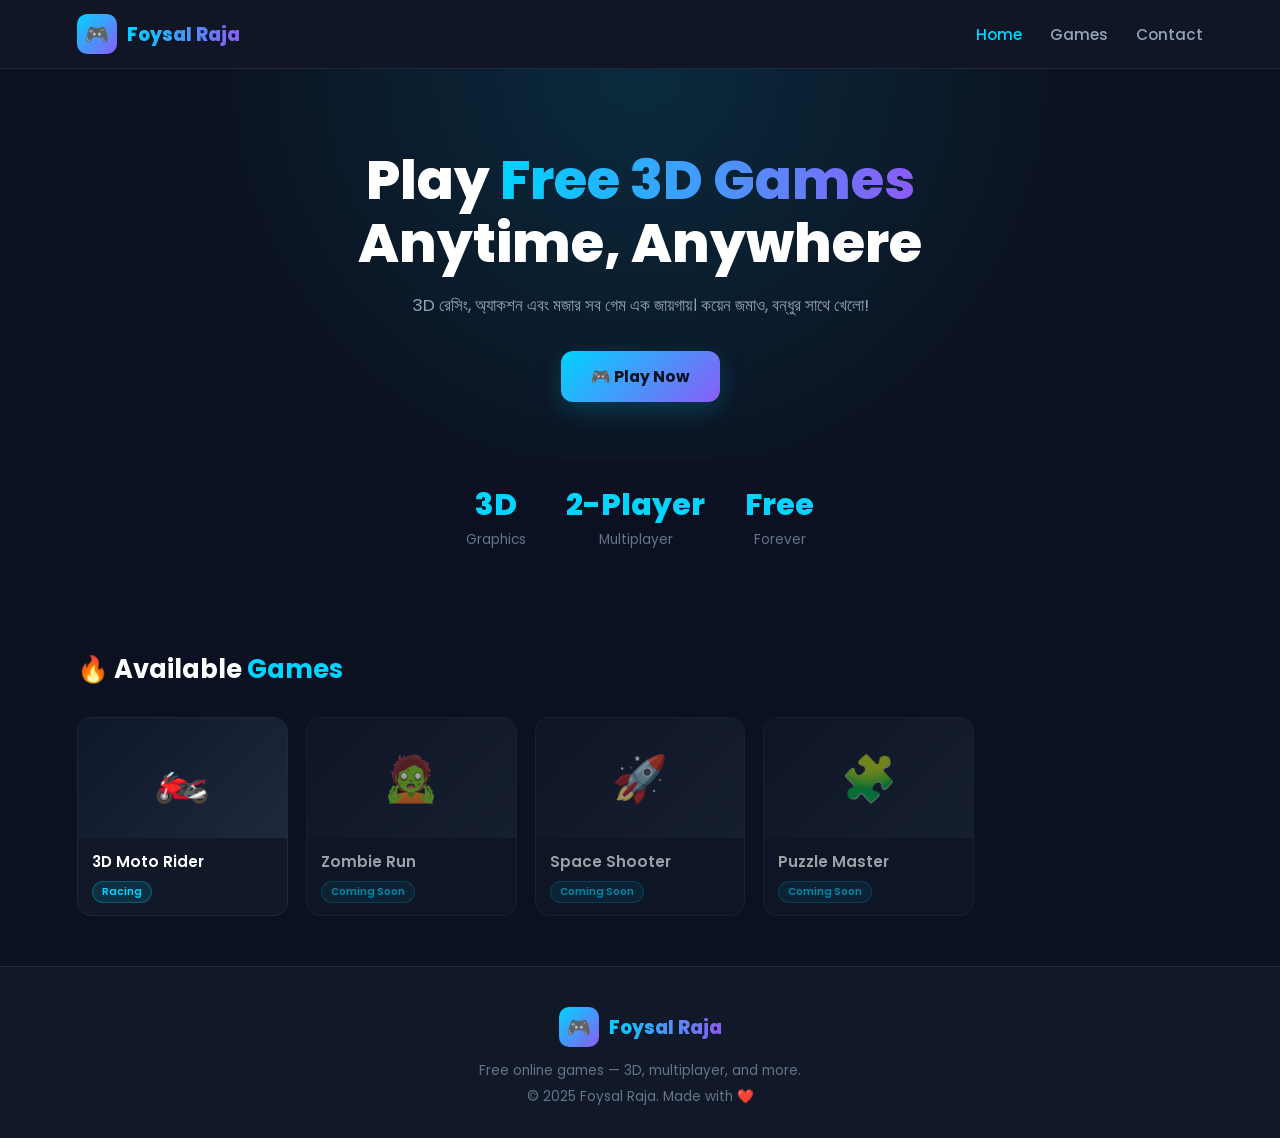
<file: index.html>
<!DOCTYPE html>
<html lang="bn">
<head>
    <meta charset="UTF-8">
    <meta name="viewport" content="width=device-width, initial-scale=1.0">
    <title>Foysal Raja | Free Online Games</title>
    <link href="https://fonts.googleapis.com/css2?family=Poppins:wght@300;400;600;700;800&display=swap" rel="stylesheet">
    <style>
        * { margin: 0; padding: 0; box-sizing: border-box; }
        body {
            background: #0b1120;
            color: #fff;
            font-family: 'Poppins', sans-serif;
            min-height: 100vh;
        }
        /* ---------- NAVBAR ---------- */
        .navbar {
            position: sticky; top: 0; z-index: 100;
            display: flex; justify-content: space-between; align-items: center;
            padding: 14px 6%;
            background: rgba(17,24,39,0.95);
            backdrop-filter: blur(10px);
            border-bottom: 1px solid #1e293b;
        }
        .logo { display: flex; align-items: center; gap: 10px; font-weight: 800; font-size: 1.15rem; }
        .logo-icon {
            width: 40px; height: 40px; border-radius: 10px;
            background: linear-gradient(135deg, #00d4ff, #8b5cf6);
            display: flex; align-items: center; justify-content: center;
            font-size: 1.2rem;
        }
        .logo span { background: linear-gradient(90deg,#00d4ff,#8b5cf6); -webkit-background-clip: text; -webkit-text-fill-color: transparent; }
        .nav-links { display: flex; list-style: none; gap: 28px; }
        .nav-links a { color: #94a3b8; text-decoration: none; font-weight: 500; transition: .25s; font-size: .95rem; }
        .nav-links a:hover, .nav-links a.active { color: #00d4ff; }
        .hamburger { display: none; flex-direction: column; gap: 5px; cursor: pointer; }
        .hamburger span { width: 26px; height: 3px; background: #fff; border-radius: 3px; transition: .3s; }
        .hamburger.active span:nth-child(1) { transform: rotate(45deg) translate(6px,6px); }
        .hamburger.active span:nth-child(2) { opacity: 0; }
        .hamburger.active span:nth-child(3) { transform: rotate(-45deg) translate(6px,-6px); }

        /* ---------- HERO ---------- */
        .hero {
            position: relative;
            padding: 80px 6% 60px;
            text-align: center;
            background: radial-gradient(circle at 50% 0%, #00d4ff22, transparent 60%);
            overflow: hidden;
        }
        .hero-content { position: relative; z-index: 1; max-width: 700px; margin: 0 auto; }
        .hero h1 {
            font-size: clamp(2rem, 5vw, 3.4rem);
            font-weight: 800; line-height: 1.15; margin-bottom: 18px;
        }
        .hero h1 span { background: linear-gradient(90deg,#00d4ff,#8b5cf6); -webkit-background-clip: text; -webkit-text-fill-color: transparent; }
        .hero p { color: #94a3b8; font-size: 1.05rem; margin-bottom: 32px; line-height: 1.6; }
        .hero-buttons { display: flex; gap: 14px; justify-content: center; flex-wrap: wrap; }
        .btn {
            padding: 14px 30px; border-radius: 12px; font-weight: 700;
            font-family: 'Poppins', sans-serif; cursor: pointer; transition: .25s;
            border: none; font-size: .98rem; text-decoration: none;
        }
        .btn-primary {
            background: linear-gradient(135deg,#00d4ff,#8b5cf6);
            color: #0b1120;
            box-shadow: 0 8px 24px #00d4ff33;
        }
        .btn-primary:hover { transform: translateY(-3px); box-shadow: 0 12px 30px #00d4ff55; }
        .btn-outline {
            background: transparent; color: #00d4ff;
            border: 2px solid #00d4ff;
        }
        .btn-outline:hover { background: #00d4ff15; }

        /* ---------- STATS ---------- */
        .stats {
            display: flex; justify-content: center; gap: 40px; flex-wrap: wrap;
            padding: 20px 6% 50px;
        }
        .stat { text-align: center; }
        .stat h3 { font-size: 1.9rem; font-weight: 800; color: #00d4ff; }
        .stat p { color: #64748b; font-size: .85rem; margin-top: 2px; }

        /* ---------- SECTION ---------- */
        .section { padding: 50px 6%; }
        .section-head { display: flex; justify-content: space-between; align-items: center; margin-bottom: 28px; flex-wrap: wrap; gap: 12px; }
        .section-head h2 { font-size: 1.6rem; font-weight: 700; }
        .section-head h2 span { color: #00d4ff; }

        /* ---------- GAME GRID ---------- */
        .game-grid { display: grid; grid-template-columns: repeat(auto-fill, minmax(180px,1fr)); gap: 18px; }
        .game-card {
            background: #111827; border: 1px solid #1e293b; border-radius: 14px;
            overflow: hidden; cursor: pointer; transition: .25s; text-decoration: none; display: block;
        }
        .game-card:hover { border-color: #00d4ff; transform: translateY(-5px); box-shadow: 0 10px 30px #00d4ff22; }
        .game-thumb {
            height: 120px; display: flex; align-items: center; justify-content: center;
            font-size: 2.8rem; background: linear-gradient(135deg,#0f172a,#1e293b);
        }
        .game-info { padding: 12px 14px; }
        .game-info h4 { font-size: .95rem; font-weight: 600; margin-bottom: 4px; color: #fff; }
        .game-info .badge {
            display: inline-block; font-size: .65rem; font-weight: 600;
            padding: 2px 9px; border-radius: 50px;
            background: #00d4ff22; color: #00d4ff; border: 1px solid #00d4ff44;
        }

        /* ---------- FOOTER ---------- */
        footer {
            background: #111827; border-top: 1px solid #1e293b;
            padding: 40px 6% 25px; text-align: center;
        }
        footer .logo { justify-content: center; margin-bottom: 14px; }
        footer p { color: #64748b; font-size: .85rem; margin: 6px 0; }
        footer a { color: #00d4ff; text-decoration: none; }

        /* ---------- RESPONSIVE ---------- */
        @media (max-width: 700px) {
            .nav-links {
                display: none; position: absolute; top: 70px; left: 0;
                width: 100%; background: #111827; flex-direction: column;
                padding: 22px; gap: 18px; border-bottom: 1px solid #1e293b;
            }
            .nav-links.active { display: flex; }
            .hamburger { display: flex; }
            .stats { gap: 24px; }
        }
    </style>
</head>
<body>

    <!-- NAVBAR -->
    <nav class="navbar">
        <div class="logo">
            <div class="logo-icon">🎮</div>
            <span>Foysal Raja</span>
        </div>
        <ul class="nav-links" id="navLinks">
            <li><a href="index.html" class="active">Home</a></li>
            <li><a href="game.html">Games</a></li>
            <li><a href="#contact">Contact</a></li>
        </ul>
        <div class="hamburger" id="hamburger"><span></span><span></span><span></span></div>
    </nav>

    <!-- HERO -->
    <section class="hero">
        <div class="hero-content">
            <h1>Play <span>Free 3D Games</span><br>Anytime, Anywhere</h1>
            <p>3D রেসিং, অ্যাকশন এবং মজার সব গেম এক জায়গায়। কয়েন জমাও, বন্ধুর সাথে খেলো!</p>
            <div class="hero-buttons">
                <a href="game.html" class="btn btn-primary">🎮 Play Now</a>
            </div>
        </div>
    </section>

    <!-- STATS -->
    <div class="stats">
        <div class="stat"><h3>3D</h3><p>Graphics</p></div>
        <div class="stat"><h3>2-Player</h3><p>Multiplayer</p></div>
        <div class="stat"><h3>Free</h3><p>Forever</p></div>
    </div>

    <!-- FEATURED GAMES -->
    <section class="section">
        <div class="section-head">
            <h2>🔥 Available <span>Games</span></h2>
        </div>
        <div class="game-grid">
            <!-- Game Card 1 -->
            <a href="game.html" class="game-card">
                <div class="game-thumb">🏍️</div>
                <div class="game-info"><h4>3D Moto Rider</h4><span class="badge">Racing</span></div>
            </a>
            
            <!-- Coming Soon Placeholders -->
            <div class="game-card" style="opacity: 0.6; cursor: not-allowed;">
                <div class="game-thumb">🧟</div>
                <div class="game-info"><h4>Zombie Run</h4><span class="badge">Coming Soon</span></div>
            </div>
            <div class="game-card" style="opacity: 0.6; cursor: not-allowed;">
                <div class="game-thumb">🚀</div>
                <div class="game-info"><h4>Space Shooter</h4><span class="badge">Coming Soon</span></div>
            </div>
            <div class="game-card" style="opacity: 0.6; cursor: not-allowed;">
                <div class="game-thumb">🧩</div>
                <div class="game-info"><h4>Puzzle Master</h4><span class="badge">Coming Soon</span></div>
            </div>
        </div>
    </section>

    <!-- FOOTER -->
    <footer id="contact">
        <div class="logo"><div class="logo-icon">🎮</div><span>Foysal Raja</span></div>
        <p>Free online games — 3D, multiplayer, and more.</p>
        <p>© 2025 Foysal Raja. Made with ❤️</p>
    </footer>

    <script>
        // Hamburger menu
        const hamburger = document.getElementById('hamburger');
        const navLinks = document.getElementById('navLinks');
        hamburger.addEventListener('click', () => {
            hamburger.classList.toggle('active');
            navLinks.classList.toggle('active');
        });
        document.querySelectorAll('.nav-links a').forEach(l => {
            l.addEventListener('click', () => {
                hamburger.classList.remove('active');
                navLinks.classList.remove('active');
            });
        });
    </script>
</body>
</html>
</file>
